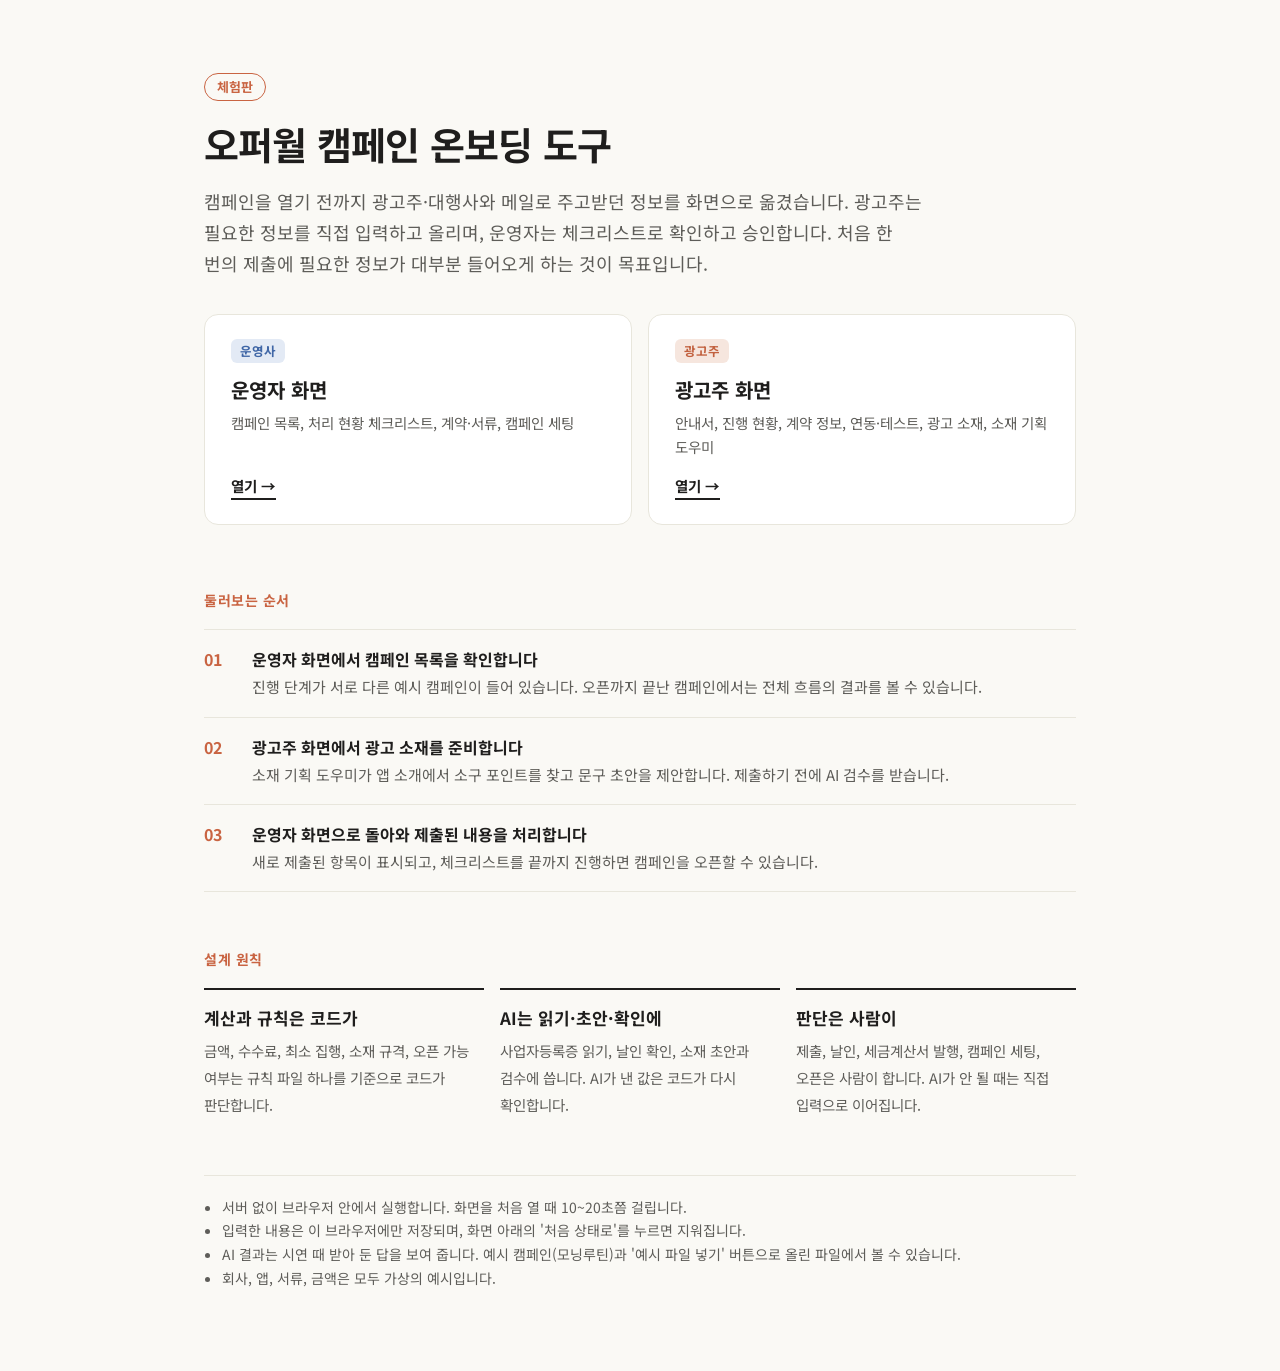
<file: index.html>
<!doctype html>
<html lang="ko">
<head>
<meta charset="utf-8">
<meta name="viewport" content="width=device-width,initial-scale=1">
<title>오퍼월 캠페인 온보딩 도구 · 체험판</title>
<meta name="description" content="광고주가 캠페인 오픈에 필요한 정보를 직접 입력하고, 운영자가 체크리스트로 확인하는 온보딩 도구의 체험판입니다.">
<link rel="preconnect" href="https://fonts.googleapis.com">
<link rel="stylesheet" href="https://fonts.googleapis.com/css2?family=Noto+Sans+KR:wght@400;500;700&display=swap">
<style>
:root{--bg:#faf9f5;--surface:#fff;--ink:#1f1e1d;--muted:#5e5d59;--line:#e8e6dc;--hi:#c96442;--adv:#c2613f;--adv-soft:#f6e6de;--ops:#3f66a6;--ops-soft:#e3eaf5}
*{box-sizing:border-box}
body{margin:0;background:var(--bg);color:var(--ink);font-family:'Noto Sans KR',system-ui,'Malgun Gothic',sans-serif;font-size:16px;line-height:1.7;word-break:keep-all}
.wrap{max-width:920px;margin:0 auto;padding:72px 24px 80px}
.tag{display:inline-block;font-size:13px;font-weight:700;color:var(--hi);border:1px solid var(--hi);border-radius:999px;padding:2px 12px;margin-bottom:18px}
h1{font-size:38px;line-height:1.3;margin:0 0 18px;letter-spacing:-.02em}
.lead{font-size:18px;color:var(--muted);max-width:720px;margin:0 0 36px}
.go{display:grid;grid-template-columns:1fr 1fr;gap:16px;margin-bottom:64px}
.go a{display:flex;flex-direction:column;align-items:flex-start;background:var(--surface);border:1px solid var(--line);border-radius:14px;padding:24px 26px;text-decoration:none;color:var(--ink);transition:border-color .15s,transform .15s}
.go a:hover{border-color:var(--ink);transform:translateY(-2px)}
.go small{display:inline-block;font-size:12.5px;font-weight:700;border-radius:6px;padding:1px 9px;margin-bottom:10px}
.go .ops small{color:var(--ops);background:var(--ops-soft)}
.go .adv small{color:var(--adv);background:var(--adv-soft)}
.go b{display:block;font-size:20px;margin-bottom:4px}
.go span{display:block;font-size:14.5px;color:var(--muted)}
.go i{display:inline-block;font-style:normal;font-weight:700;font-size:14.5px;margin-top:auto;padding-top:14px;border-bottom:2px solid var(--ink)}
h2{font-size:14px;font-weight:700;color:var(--hi);letter-spacing:.04em;margin:0 0 16px}
section{margin-bottom:56px}
ol.steps{list-style:none;margin:0;padding:0;border-top:1px solid var(--line)}
ol.steps li{display:grid;grid-template-columns:44px 1fr;gap:4px;padding:16px 0;border-bottom:1px solid var(--line)}
ol.steps li>em{font-style:normal;font-weight:700;color:var(--hi)}
ol.steps b{display:block}
ol.steps span{color:var(--muted);font-size:15px}
.rules{display:grid;grid-template-columns:repeat(3,1fr);gap:16px}
.rules div{border-top:2px solid var(--ink);padding-top:14px}
.rules b{display:block;font-size:17px;margin-bottom:4px}
.rules span{font-size:14.5px;color:var(--muted)}
.note{border-top:1px solid var(--line);padding-top:20px;font-size:14px;color:var(--muted)}
.note ul{margin:0;padding-left:18px}
@media (max-width:700px){.wrap{padding:48px 16px 64px}h1{font-size:28px}.lead{font-size:16px}.go,.rules{grid-template-columns:1fr}}
</style>
</head>
<body>
<div class="wrap">
  <span class="tag">체험판</span>
  <h1>오퍼월 캠페인 온보딩 도구</h1>
  <p class="lead">캠페인을 열기 전까지 광고주·대행사와 메일로 주고받던 정보를 화면으로 옮겼습니다. 광고주는 필요한 정보를 직접 입력하고 올리며, 운영자는 체크리스트로 확인하고 승인합니다. 처음 한 번의 제출에 필요한 정보가 대부분 들어오게 하는 것이 목표입니다.</p>

  <div class="go">
    <a class="ops" href="ops.html"><small>운영사</small><b>운영자 화면</b><span>캠페인 목록, 처리 현황 체크리스트, 계약·서류, 캠페인 세팅</span><i>열기 →</i></a>
    <a class="adv" href="advertiser.html?c=C-20261120-002"><small>광고주</small><b>광고주 화면</b><span>안내서, 진행 현황, 계약 정보, 연동·테스트, 광고 소재, 소재 기획 도우미</span><i>열기 →</i></a>
  </div>

  <section>
    <h2>둘러보는 순서</h2>
    <ol class="steps">
      <li><em>01</em><div><b>운영자 화면에서 캠페인 목록을 확인합니다</b><span>진행 단계가 서로 다른 예시 캠페인이 들어 있습니다. 오픈까지 끝난 캠페인에서는 전체 흐름의 결과를 볼 수 있습니다.</span></div></li>
      <li><em>02</em><div><b>광고주 화면에서 광고 소재를 준비합니다</b><span>소재 기획 도우미가 앱 소개에서 소구 포인트를 찾고 문구 초안을 제안합니다. 제출하기 전에 AI 검수를 받습니다.</span></div></li>
      <li><em>03</em><div><b>운영자 화면으로 돌아와 제출된 내용을 처리합니다</b><span>새로 제출된 항목이 표시되고, 체크리스트를 끝까지 진행하면 캠페인을 오픈할 수 있습니다.</span></div></li>
    </ol>
  </section>

  <section>
    <h2>설계 원칙</h2>
    <div class="rules">
      <div><b>계산과 규칙은 코드가</b><span>금액, 수수료, 최소 집행, 소재 규격, 오픈 가능 여부는 규칙 파일 하나를 기준으로 코드가 판단합니다.</span></div>
      <div><b>AI는 읽기·초안·확인에</b><span>사업자등록증 읽기, 날인 확인, 소재 초안과 검수에 씁니다. AI가 낸 값은 코드가 다시 확인합니다.</span></div>
      <div><b>판단은 사람이</b><span>제출, 날인, 세금계산서 발행, 캠페인 세팅, 오픈은 사람이 합니다. AI가 안 될 때는 직접 입력으로 이어집니다.</span></div>
    </div>
  </section>

  <div class="note">
    <ul>
      <li>서버 없이 브라우저 안에서 실행합니다. 화면을 처음 열 때 10~20초쯤 걸립니다.</li>
      <li>입력한 내용은 이 브라우저에만 저장되며, 화면 아래의 '처음 상태로'를 누르면 지워집니다.</li>
      <li>AI 결과는 시연 때 받아 둔 답을 보여 줍니다. 예시 캠페인(모닝루틴)과 '예시 파일 넣기' 버튼으로 올린 파일에서 볼 수 있습니다.</li>
      <li>회사, 앱, 서류, 금액은 모두 가상의 예시입니다.</li>
    </ul>
  </div>
</div>
</body>
</html>
</file>
